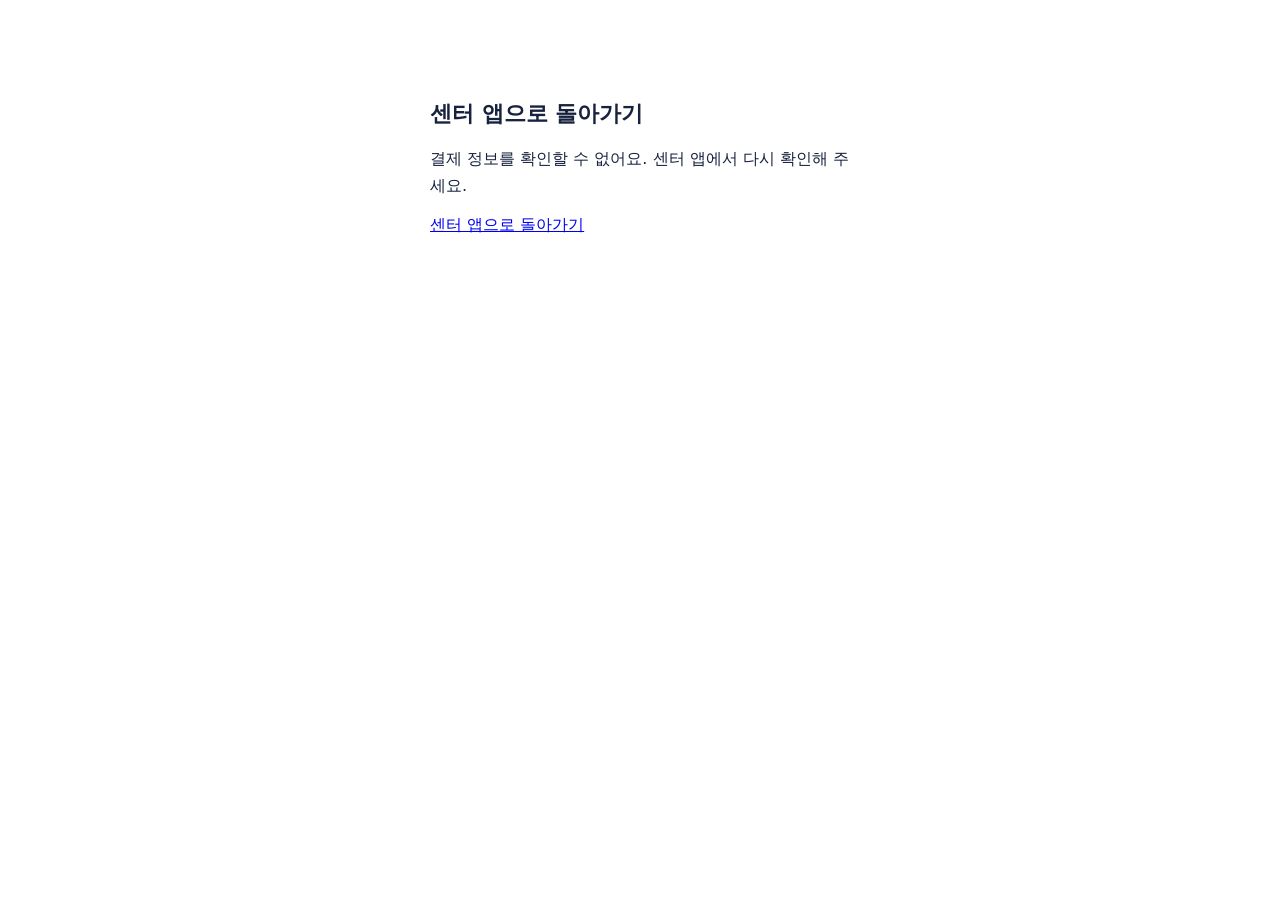
<file: payapp-return.html>
<!DOCTYPE html>
<html lang="ko">
<head>
  <meta charset="UTF-8">
  <meta name="viewport" content="width=device-width, initial-scale=1">
  <meta name="robots" content="noindex, nofollow">
  <meta name="referrer" content="no-referrer">
  <meta name="color-scheme" content="only light">
  <title>센터 앱으로 돌아가기</title>
  <link rel="stylesheet" href="payapp-checkout.css?v=be88535ba0d89e2ee55dc842b1787d16c154ca705d0c71bc8f2ed0869dd0e0b1">
</head>
<body>
  <main style="max-width:420px;margin:60px auto;padding:24px;font-family:system-ui,sans-serif;color:#17233e">
    <h1 style="font-size:22px">센터 앱으로 돌아가기</h1>
    <p id="payAppReturnMessage" style="line-height:1.7">센터 앱에서 결제 결과를 확인합니다.</p>
    <a id="payAppReturnLink" href="./index.html">센터 앱으로 돌아가기</a>
  </main>
  <script src="payapp-return.js?v=42818d9c1cdf05f2eeab07961dfa8121db18f904074a5070b6787aca28cb4d38"></script>
</body>
</html>
</file>
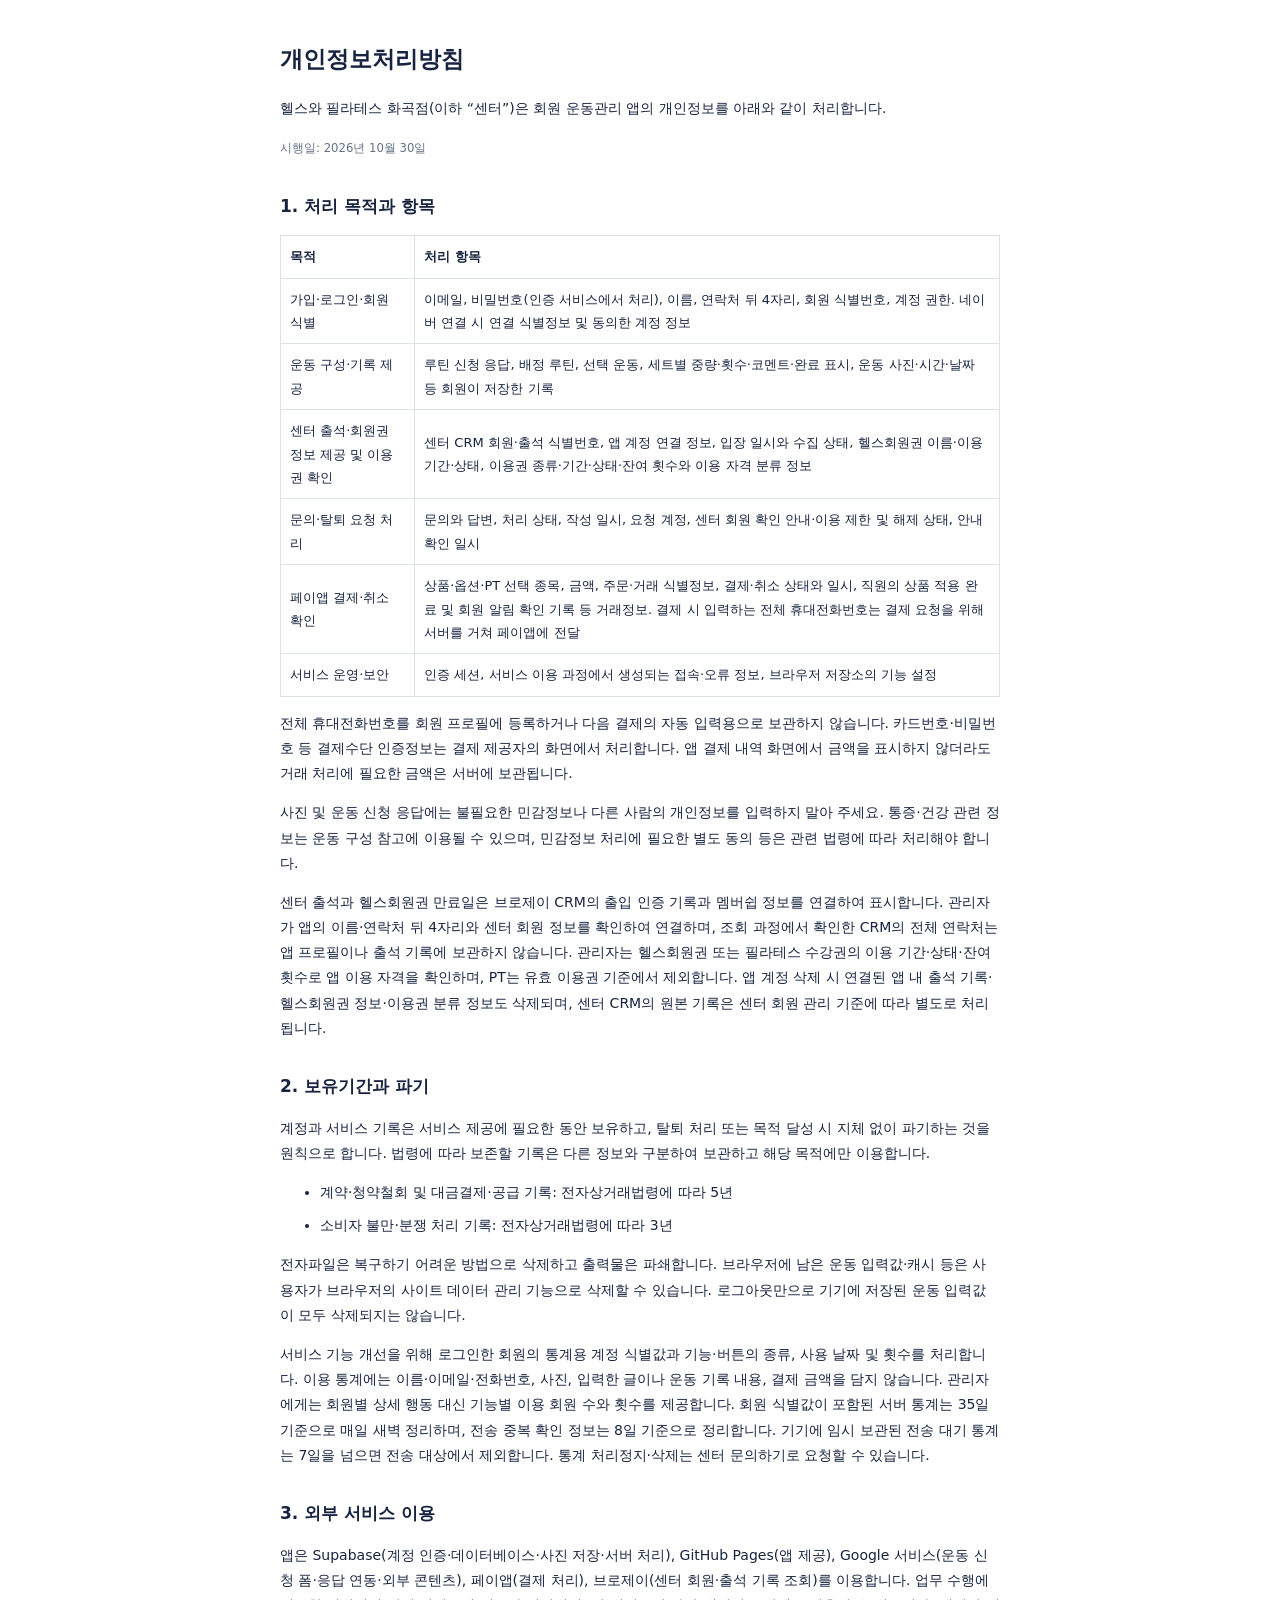
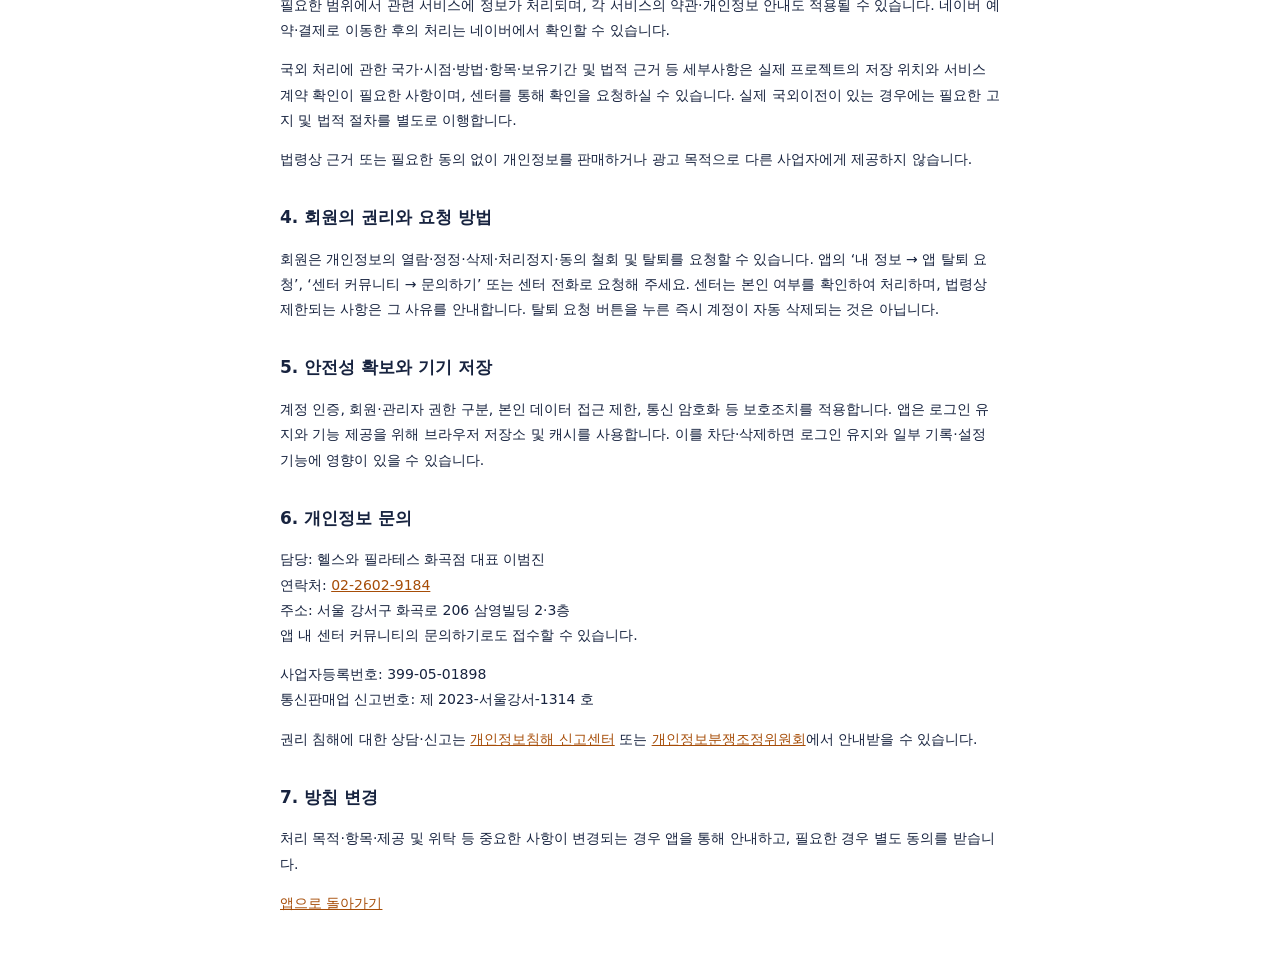
<file: privacy.html>
<!doctype html><html lang="ko"><head><meta charset="utf-8"><meta name="viewport" content="width=device-width,initial-scale=1"><meta name="color-scheme" content="light"><title>개인정보처리방침 | 헬스와 필라테스 화곡점</title><style>body{font-family:system-ui,sans-serif;color:#17233f;background:#fff;margin:0;padding:24px;line-height:1.8;font-size:14px}main{max-width:720px;margin:auto}h1{font-size:23px}h2{font-size:17px;margin-top:30px}a{color:#a64d08}li{margin:8px 0}table{width:100%;border-collapse:collapse;font-size:13px}td,th{padding:9px;border:1px solid #dce2eb;text-align:left}small{color:#657188}</style></head><body><main>
<h1>개인정보처리방침</h1><p>헬스와 필라테스 화곡점(이하 “센터”)은 회원 운동관리 앱의 개인정보를 아래와 같이 처리합니다.</p><small>시행일: 2026년 10월 30일</small>
<h2>1. 처리 목적과 항목</h2><table><tr><th>목적</th><th>처리 항목</th></tr><tr><td>가입·로그인·회원 식별</td><td>이메일, 비밀번호(인증 서비스에서 처리), 이름, 연락처 뒤 4자리, 회원 식별번호, 계정 권한. 네이버 연결 시 연결 식별정보 및 동의한 계정 정보</td></tr><tr><td>운동 구성·기록 제공</td><td>루틴 신청 응답, 배정 루틴, 선택 운동, 세트별 중량·횟수·코멘트·완료 표시, 운동 사진·시간·날짜 등 회원이 저장한 기록</td></tr><tr><td>센터 출석·회원권 정보 제공 및 이용권 확인</td><td>센터 CRM 회원·출석 식별번호, 앱 계정 연결 정보, 입장 일시와 수집 상태, 헬스회원권 이름·이용기간·상태, 이용권 종류·기간·상태·잔여 횟수와 이용 자격 분류 정보</td></tr><tr><td>문의·탈퇴 요청 처리</td><td>문의와 답변, 처리 상태, 작성 일시, 요청 계정, 센터 회원 확인 안내·이용 제한 및 해제 상태, 안내 확인 일시</td></tr><tr><td>페이앱 결제·취소 확인</td><td>상품·옵션·PT 선택 종목, 금액, 주문·거래 식별정보, 결제·취소 상태와 일시, 직원의 상품 적용 완료 및 회원 알림 확인 기록 등 거래정보. 결제 시 입력하는 전체 휴대전화번호는 결제 요청을 위해 서버를 거쳐 페이앱에 전달</td></tr><tr><td>서비스 운영·보안</td><td>인증 세션, 서비스 이용 과정에서 생성되는 접속·오류 정보, 브라우저 저장소의 기능 설정</td></tr></table>
<p>전체 휴대전화번호를 회원 프로필에 등록하거나 다음 결제의 자동 입력용으로 보관하지 않습니다. 카드번호·비밀번호 등 결제수단 인증정보는 결제 제공자의 화면에서 처리합니다. 앱 결제 내역 화면에서 금액을 표시하지 않더라도 거래 처리에 필요한 금액은 서버에 보관됩니다.</p>
<p>사진 및 운동 신청 응답에는 불필요한 민감정보나 다른 사람의 개인정보를 입력하지 말아 주세요. 통증·건강 관련 정보는 운동 구성 참고에 이용될 수 있으며, 민감정보 처리에 필요한 별도 동의 등은 관련 법령에 따라 처리해야 합니다.</p>
<p>센터 출석과 헬스회원권 만료일은 브로제이 CRM의 출입 인증 기록과 멤버쉽 정보를 연결하여 표시합니다. 관리자가 앱의 이름·연락처 뒤 4자리와 센터 회원 정보를 확인하여 연결하며, 조회 과정에서 확인한 CRM의 전체 연락처는 앱 프로필이나 출석 기록에 보관하지 않습니다. 관리자는 헬스회원권 또는 필라테스 수강권의 이용 기간·상태·잔여 횟수로 앱 이용 자격을 확인하며, PT는 유효 이용권 기준에서 제외합니다. 앱 계정 삭제 시 연결된 앱 내 출석 기록·헬스회원권 정보·이용권 분류 정보도 삭제되며, 센터 CRM의 원본 기록은 센터 회원 관리 기준에 따라 별도로 처리됩니다.</p>
<h2>2. 보유기간과 파기</h2><p>계정과 서비스 기록은 서비스 제공에 필요한 동안 보유하고, 탈퇴 처리 또는 목적 달성 시 지체 없이 파기하는 것을 원칙으로 합니다. 법령에 따라 보존할 기록은 다른 정보와 구분하여 보관하고 해당 목적에만 이용합니다.</p><ul><li>계약·청약철회 및 대금결제·공급 기록: 전자상거래법령에 따라 5년</li><li>소비자 불만·분쟁 처리 기록: 전자상거래법령에 따라 3년</li></ul><p>전자파일은 복구하기 어려운 방법으로 삭제하고 출력물은 파쇄합니다. 브라우저에 남은 운동 입력값·캐시 등은 사용자가 브라우저의 사이트 데이터 관리 기능으로 삭제할 수 있습니다. 로그아웃만으로 기기에 저장된 운동 입력값이 모두 삭제되지는 않습니다.</p>
<p>서비스 기능 개선을 위해 로그인한 회원의 통계용 계정 식별값과 기능·버튼의 종류, 사용 날짜 및 횟수를 처리합니다. 이용 통계에는 이름·이메일·전화번호, 사진, 입력한 글이나 운동 기록 내용, 결제 금액을 담지 않습니다. 관리자에게는 회원별 상세 행동 대신 기능별 이용 회원 수와 횟수를 제공합니다. 회원 식별값이 포함된 서버 통계는 35일 기준으로 매일 새벽 정리하며, 전송 중복 확인 정보는 8일 기준으로 정리합니다. 기기에 임시 보관된 전송 대기 통계는 7일을 넘으면 전송 대상에서 제외합니다. 통계 처리정지·삭제는 센터 문의하기로 요청할 수 있습니다.</p>
<h2>3. 외부 서비스 이용</h2><p>앱은 Supabase(계정 인증·데이터베이스·사진 저장·서버 처리), GitHub Pages(앱 제공), Google 서비스(운동 신청 폼·응답 연동·외부 콘텐츠), 페이앱(결제 처리), 브로제이(센터 회원·출석 기록 조회)를 이용합니다. 업무 수행에 필요한 범위에서 관련 서비스에 정보가 처리되며, 각 서비스의 약관·개인정보 안내도 적용될 수 있습니다. 네이버 예약·결제로 이동한 후의 처리는 네이버에서 확인할 수 있습니다.</p><p>국외 처리에 관한 국가·시점·방법·항목·보유기간 및 법적 근거 등 세부사항은 실제 프로젝트의 저장 위치와 서비스 계약 확인이 필요한 사항이며, 센터를 통해 확인을 요청하실 수 있습니다. 실제 국외이전이 있는 경우에는 필요한 고지 및 법적 절차를 별도로 이행합니다.</p><p>법령상 근거 또는 필요한 동의 없이 개인정보를 판매하거나 광고 목적으로 다른 사업자에게 제공하지 않습니다.</p>
<h2>4. 회원의 권리와 요청 방법</h2><p>회원은 개인정보의 열람·정정·삭제·처리정지·동의 철회 및 탈퇴를 요청할 수 있습니다. 앱의 ‘내 정보 → 앱 탈퇴 요청’, ‘센터 커뮤니티 → 문의하기’ 또는 센터 전화로 요청해 주세요. 센터는 본인 여부를 확인하여 처리하며, 법령상 제한되는 사항은 그 사유를 안내합니다. 탈퇴 요청 버튼을 누른 즉시 계정이 자동 삭제되는 것은 아닙니다.</p>
<h2>5. 안전성 확보와 기기 저장</h2><p>계정 인증, 회원·관리자 권한 구분, 본인 데이터 접근 제한, 통신 암호화 등 보호조치를 적용합니다. 앱은 로그인 유지와 기능 제공을 위해 브라우저 저장소 및 캐시를 사용합니다. 이를 차단·삭제하면 로그인 유지와 일부 기록·설정 기능에 영향이 있을 수 있습니다.</p>
<h2>6. 개인정보 문의</h2><p>담당: 헬스와 필라테스 화곡점 대표 이범진<br>연락처: <a href="tel:0226029184">02-2602-9184</a><br>주소: 서울 강서구 화곡로 206 삼영빌딩 2·3층<br>앱 내 센터 커뮤니티의 문의하기로도 접수할 수 있습니다.</p><p>사업자등록번호: 399-05-01898<br>통신판매업 신고번호: 제 2023-서울강서-1314 호</p><p>권리 침해에 대한 상담·신고는 <a href="https://privacy.kisa.or.kr" rel="noreferrer">개인정보침해 신고센터</a> 또는 <a href="https://www.kopico.go.kr" rel="noreferrer">개인정보분쟁조정위원회</a>에서 안내받을 수 있습니다.</p>
<h2>7. 방침 변경</h2><p>처리 목적·항목·제공 및 위탁 등 중요한 사항이 변경되는 경우 앱을 통해 안내하고, 필요한 경우 별도 동의를 받습니다.</p>
<p><a href="./index.html" target="_top">앱으로 돌아가기</a></p>
</main></body></html>
</file>
<file: payapp-checkout.css>
/* 회원 결제 상품 카드와 결제 팝업. */
#payAppProduct { display: grid; grid-template-columns: repeat(2,minmax(0,1fr)); column-gap: 10px; }
#payAppProduct > .payapp-product { grid-column: 1 / -1; }
.payapp-product { display: flex; align-items: center; justify-content: space-between; gap: 14px; margin-bottom: 20px; padding: 10.6px 16px; border: 1px solid #f3d4be; border-radius: 16px; background: linear-gradient(135deg,#fff7ef,#fff); }
.payapp-product > div { min-width: 0; }
.payapp-product-badge { display: inline-block; padding: 3px 8px; border: 1px solid #b64b07; border-radius: 6px; background: #b64b07; color: #fff; font-size: 12px; line-height: 1.5; font-weight: 800; }
.payapp-product h3 { margin: 6px 0 5px; color: #17233e; font-size: 17px; line-height: 1.5; word-break: keep-all; }
.payapp-product-price { margin: 0; color: #17233e; font-size: 29px; line-height: 1.3; font-weight: 800; }
.payapp-product-price span { margin-left: 3px; font-size: 16px; }
.payapp-product > button, .payapp-dialog .payapp-primary { width: auto; min-height: 46px; margin: 0; padding: 11px 16px; border: 0; border-radius: 11px; background: var(--brand-orange, #f56a00); color: #fff; font: inherit; font-size: 14px; font-weight: 700; cursor: pointer; }
.payapp-product > button { flex-shrink: 0; }
.payapp-product > button:disabled, .payapp-dialog button:disabled { opacity: .5; cursor: default; }
.payapp-dialog { box-sizing: border-box; width: min(430px,calc(var(--payapp-viewport-width,100vw) - 24px)); max-height: calc(var(--payapp-viewport-height,100dvh) - 24px); position: fixed; inset: auto; left: calc(var(--payapp-viewport-left,0px) + var(--payapp-viewport-width,100vw) / 2); top: calc(var(--payapp-viewport-top,0px) + var(--payapp-viewport-height,100dvh) / 2); transform: translate(-50%,-50%); margin: 0; padding: 0; border: 0; border-radius: 20px; overflow: hidden; background: #fff; color: #17233e; font-family: inherit; }
.payapp-dialog::backdrop { background: #101827b3; }
.payapp-dialog form { display: flex; flex-direction: column; max-height: calc(var(--payapp-viewport-height,100dvh) - 24px); margin: 0; }
.payapp-dialog-heading { display: flex; flex-shrink: 0; align-items: flex-start; justify-content: space-between; gap: 12px; padding: 20px 20px 12px; }
.payapp-dialog-heading h2 { margin: 0; font-size: 18px; line-height: 1.5; word-break: keep-all; }
.payapp-dialog-heading button { flex-shrink: 0; width: auto; min-height: 40px; margin: -5px -5px 0 0; padding: 8px; border: 0; border-radius: 8px; background: #f3f5f8; color: #43516a; font: inherit; font-size: 13px; cursor: pointer; }
.payapp-dialog-body { min-height: 0; padding: 0 20px; overflow-y: auto; overscroll-behavior: contain; }
.payapp-dialog-price { margin: 0 0 20px; font-size: 27px; font-weight: 800; }
.payapp-dialog label { display: block; margin: 0 0 8px; font-size: 14px; font-weight: 700; }
.payapp-dialog input[type=tel] { box-sizing: border-box; width: 100%; min-height: 48px; margin: 0; padding: 11px; border: 1px solid #dce2eb; border-radius: 10px; color: #17233e; background: #fff; font: inherit; font-size: 16px; }
.payapp-options { min-width: 0; margin: 0; padding: 0; border: 0; }
.payapp-options legend { margin-bottom: 10px; padding: 0; font-size: 15px; font-weight: 800; }
.payapp-dialog .payapp-option { display: flex; align-items: center; gap: 10px; min-height: 66px; box-sizing: border-box; margin: 0 0 10px; padding: 12px 10px; border: 1px solid #dce2eb; border-radius: 12px; background: #fff; cursor: pointer; }
.payapp-option.is-selected { border-color: var(--brand-orange, #f56a00); background: #fff5ec; }
.payapp-option input[type=checkbox] { width: 22px; height: 22px; flex-shrink: 0; margin: 0; accent-color: var(--brand-orange, #f56a00); cursor: pointer; }
.payapp-option-copy { display: grid; gap: 5px; flex: 1; min-width: 0; }
.payapp-option-copy strong { font-size: 14px; }
.payapp-option-copy > span { color: #697586; font-size: 11px; font-weight: 400; line-height: 1.5; }
.payapp-option-price { flex-shrink: 0; color: var(--brand-orange, #f56a00); font-size: 13px; }
.payapp-options:disabled .payapp-option { cursor: default; }
.payapp-options:disabled input { opacity: 1; cursor: default; }
.payapp-start-notice { margin: 20px 0; color: var(--brand-orange, #f56a00); font-size: 14px; line-height: 1.7; word-break: keep-all; overflow-wrap: anywhere; }
.payapp-start-notice strong { font-weight: 800; }
.payapp-help { margin: 8px 0 16px; color: #697586; font-size: 12px; line-height: 1.6; }
.payapp-holding-note { word-break: keep-all; }
.payapp-breakdown { display: grid; gap: 8px; margin: 0 0 16px; padding: 14px 12px; border-radius: 12px; background: #f5f7fa; font-size: 13px; }
.payapp-breakdown > div { display: flex; justify-content: space-between; gap: 12px; }
.payapp-breakdown dt, .payapp-breakdown dd { margin: 0; }
.payapp-breakdown dd { flex-shrink: 0; }
.payapp-status { margin: 14px 0; color: #43516a; font-size: 14px; line-height: 1.7; word-break: keep-all; overflow-wrap: anywhere; }
.payapp-status:empty { display: none; }
.payapp-status.is-error { color: #b43529; }
.payapp-dialog-footer { flex-shrink: 0; padding: 14px 20px max(16px,env(safe-area-inset-bottom)); border-top: 1px solid #e7eaf0; background: #fff; }
.payapp-total { display: flex; align-items: baseline; justify-content: space-between; gap: 12px; margin: 0 0 12px; font-size: 14px; font-weight: 700; }
.payapp-total strong { color: var(--brand-orange, #f56a00); font-size: 25px; font-weight: 800; }
.payapp-dialog .payapp-primary { width: 100%; }
.payapp-dialog .payapp-secondary { width: 100%; min-height: 44px; margin: 10px 0 0; padding: 10px; border: 1px solid #dce2eb; border-radius: 11px; background: #fff; color: #43516a; font: inherit; font-size: 14px; cursor: pointer; }
.payapp-dialog [hidden] { display: none !important; }
.payapp-product button:focus-visible, .payapp-dialog button:focus-visible, .payapp-dialog input:focus-visible { outline: 3px solid #f59a57; outline-offset: 2px; }
@media (max-width:360px) { .payapp-product { align-items: stretch; flex-direction: column; gap: 5.4px; padding: 7px 14px; } .payapp-product > button { width: 100%; } .payapp-dialog-heading { padding: 16px 16px 10px; } .payapp-dialog-body { padding: 0 16px; } .payapp-dialog-footer { padding: 12px 16px max(14px,env(safe-area-inset-bottom)); } }

/* 키보드가 차지하는 영역을 제외한 팝업. 보조 조회 버튼은 번호 입력 중 잠시 숨깁니다. */
.payapp-dialog.is-compact .payapp-dialog-heading { padding: 10px 16px 6px; }
.payapp-dialog.is-compact .payapp-dialog-heading h2 { font-size: 16px; }
.payapp-dialog.is-compact .payapp-dialog-heading button { min-height: 36px; margin-top: 0; }
.payapp-dialog.is-compact .payapp-dialog-body { padding: 0 16px; }
.payapp-dialog.is-compact .payapp-dialog-footer { padding: 8px 16px 10px; }
.payapp-dialog.is-compact .payapp-total { margin-bottom: 6px; font-size: 13px; }
.payapp-dialog.is-compact .payapp-total strong { font-size: 21px; }
.payapp-dialog.is-compact .payapp-primary { min-height: 44px; padding-top: 9px; padding-bottom: 9px; }
.payapp-dialog.is-typing #checkPayAppCheckout { display: none; }
.payapp-pt-offer { display: grid; gap: 6px; margin: 0 0 18px; padding: 14px; border-radius: 12px; background: #fff4ea; }
.payapp-pt-offer > span { color: #697586; font-size: 14px; }
.payapp-pt-offer > strong { color: var(--brand-orange, #f56a00); font-size: 24px; line-height: 1.4; font-weight: 800; }
.payapp-pt-list-title { margin: 0 0 8px; font-size: 14px; }
.payapp-pt-exercises { margin: 0; padding: 12px 12px 12px 32px; border-radius: 12px; background: #f5f7fa; font-size: 14px; line-height: 1.7; overflow-wrap: anywhere; }
.payapp-dialog.is-pt .payapp-start-notice { margin: 16px 0; }

/* 일반 3·12개월 상품은 네이버 페이 카드와 같은 두 열로 배치합니다. */
#payAppProduct > .payapp-product-compact { grid-column: auto; }
.payapp-product-compact { flex-direction: column; align-items: stretch; justify-content: flex-start; gap: 10px; padding: 12px 10px; }
.payapp-product-compact .payapp-product-badge { padding: 2px 6px; border-radius: 5px; font-size: 10px; }
.payapp-product-compact h3 { margin: 6px 0 4px; font-size: 15px; }
.payapp-product-compact .payapp-product-price { font-size: 24px; }
.payapp-product-compact .payapp-product-price span { font-size: 13px; }
.payapp-product-compact > button { width: 100%; min-height: 36px; margin-top: auto; padding: 8px; border-radius: 9px; font-size: 12px; }
@media (max-width: 360px) {
  .payapp-product-compact { padding: 10px 8px; }
  .payapp-product-compact .payapp-product-badge { padding-right: 5px; padding-left: 5px; font-size: 9.5px; }
  .payapp-product-compact h3 { font-size: 14px; }
  .payapp-product-compact .payapp-product-price { font-size: 21px; }
  .payapp-product-compact .payapp-product-price span { font-size: 12px; }
}

/* Verified payment result has its own receipt view, with no editable purchase controls. */
.payapp-dialog-body[hidden],.payapp-dialog-footer[hidden],.payapp-success[hidden] { display:none !important; }
.payapp-success { min-height:0; padding:8px 20px 20px; overflow-y:auto; overscroll-behavior:contain; text-align:center; }
.payapp-success-mark { display:block; width:64px; height:64px; margin:0 auto 14px; }
.payapp-success h3 { margin:0; font-size:24px; line-height:1.5; font-weight:800; word-break:keep-all; }
.payapp-success h3:focus { outline:none; }
.payapp-success-thanks { margin:5px 0 22px; color:#657087; font-size:14px; }
.payapp-success-receipt { margin:0; padding:16px; border-radius:14px; background:#f6f8fb; text-align:left; }
.payapp-success-receipt > div { display:grid; grid-template-columns:68px minmax(0,1fr); gap:10px; margin:0 0 12px; }
.payapp-success-receipt > div:last-child { margin-bottom:0; }
.payapp-success-receipt dt { color:#657087; font-size:13px; line-height:1.7; }
.payapp-success-receipt dd { margin:0; color:#17233e; font-size:14px; line-height:1.6; font-weight:700; text-align:right; overflow-wrap:anywhere; }
.payapp-success-receipt .payapp-success-total { align-items:center; padding-top:12px; border-top:1px solid #dfe5ee; }
.payapp-success-total dd { color:#e36a17; font-size:24px; font-weight:800; }
.payapp-success-help { margin:18px 0; color:#657087; font-size:13px; line-height:1.7; word-break:keep-all; }
.payapp-success .payapp-primary { display:block; width:100%; min-height:48px; }
.payapp-success-history { display:block; width:100%; min-height:40px; margin:6px 0 0; padding:8px; border:0; background:transparent; color:#52627a; font:inherit; font-size:13px; text-decoration:underline; text-underline-offset:3px; cursor:pointer; }
@media(max-height:560px) { .payapp-success-mark { width:46px; height:46px; margin-bottom:8px; } .payapp-success h3 { font-size:21px; } .payapp-success-thanks { margin-bottom:14px; } .payapp-success-help { margin:12px 0; } }
</file>
